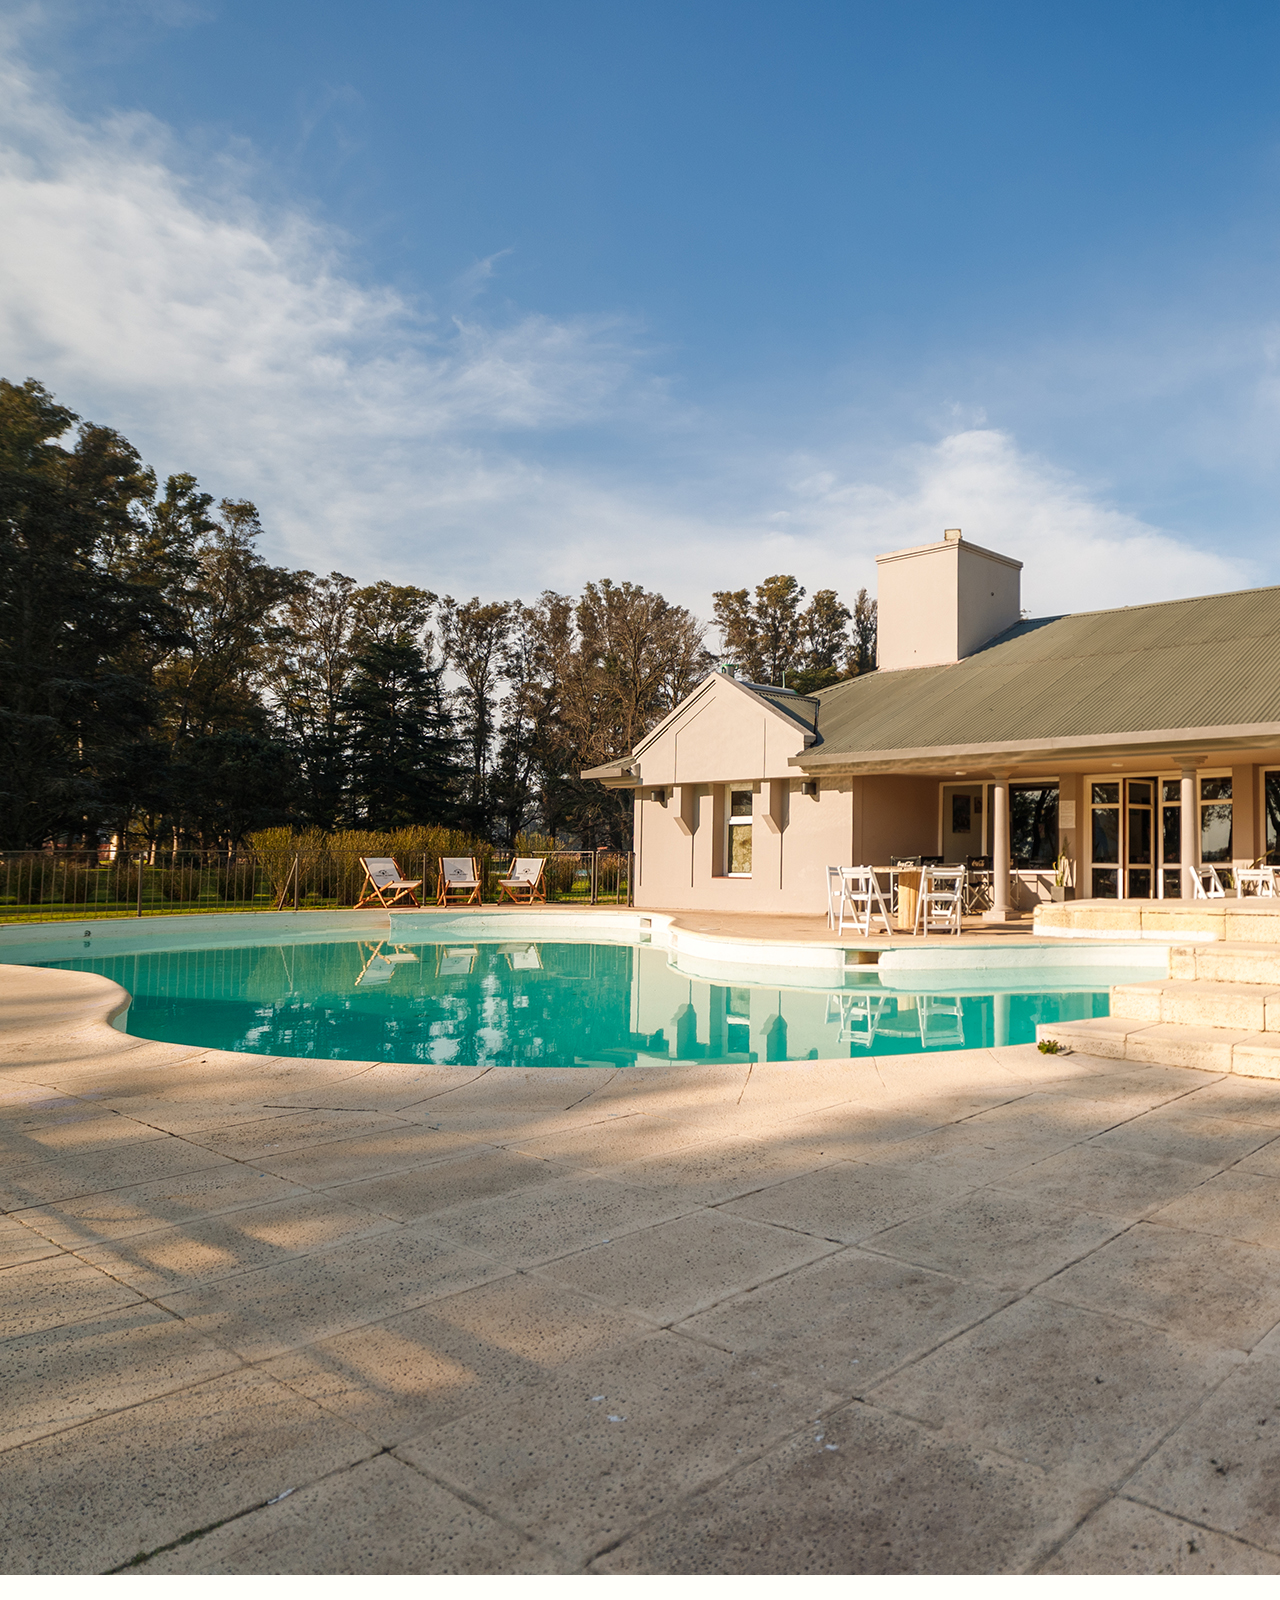
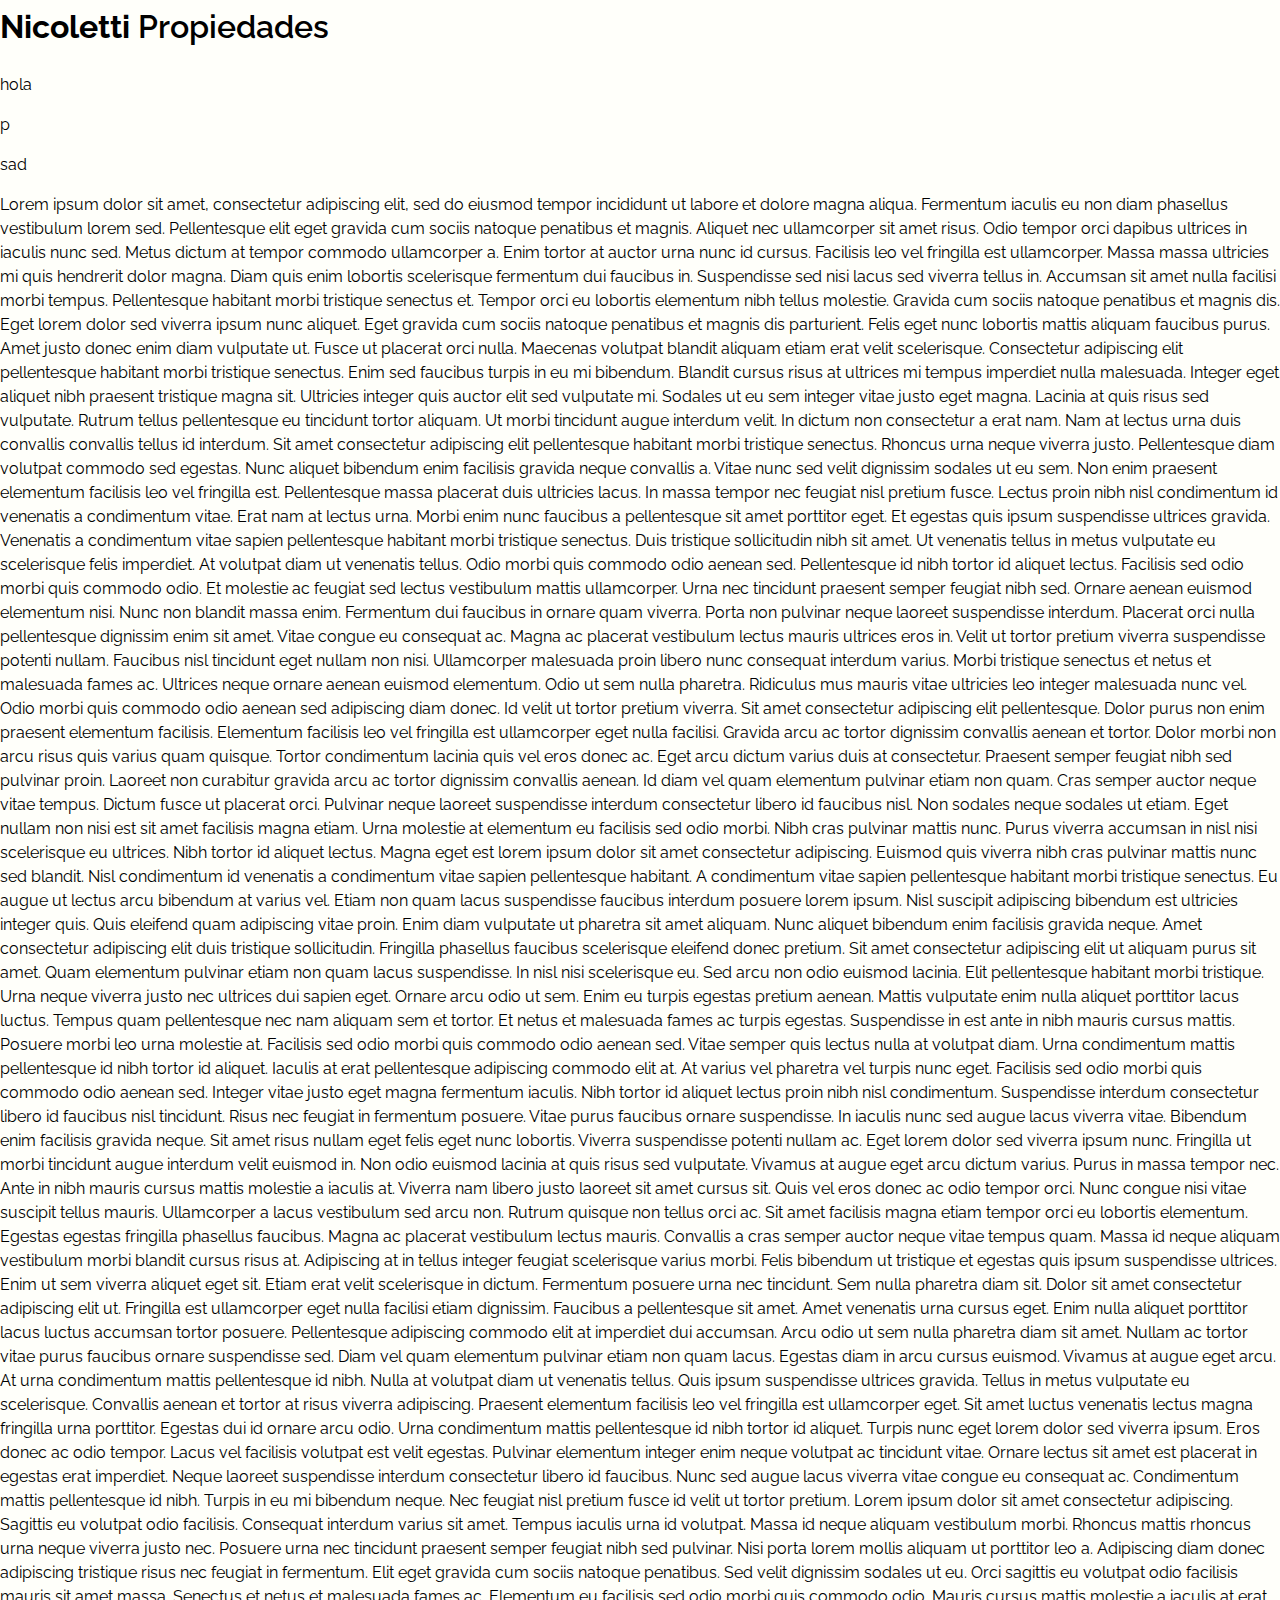
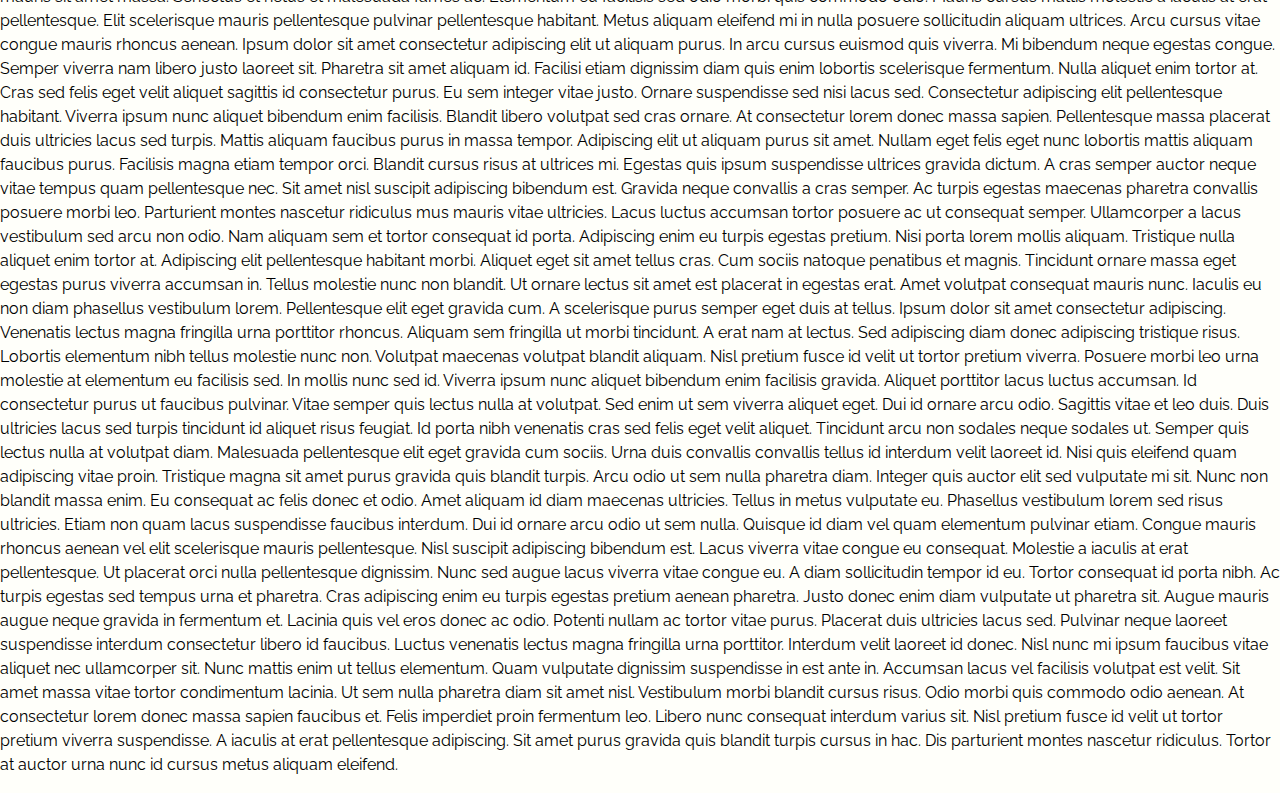
<file: index copy.html>
<!DOCTYPE html>
<html lang="en">
  <head>
    <meta charset="UTF-8">
    <meta name="viewport" content="width=device-width, initial-scale=1.0">
    <meta http-equiv="X-UA-Compatible" content="ie=edge">
    <title>HTML 5 Boilerplate</title>
    <link rel="stylesheet" href="style.css">
    <!-- font -->
    <link rel="preconnect" href="https://fonts.googleapis.com">
    <link rel="preconnect" href="https://fonts.gstatic.com" crossorigin>
    <link href="https://fonts.googleapis.com/css2?family=Lato&family=Raleway&display=swap" rel="stylesheet">
  </head>
  <body>
    <div class="presentacion">
        <div class="presentacionContenedor">
            <img src="imgs/p2f1.jpg" alt="Casa Presentacion">
            <h1 class="presentacionNombre">Nicoletti<span style="font-weight: 600;"> Propiedades</span></h1>
            <!-- <h6 class="presentacionNombre">asdsad</h6> -->
        </div>
    </div>




    <div class="cuerpoPrincipal">hola
        <p>p</p>
        <p>sad

        </p>
        <p>Lorem ipsum dolor sit amet, consectetur adipiscing elit, sed do eiusmod tempor incididunt ut labore et dolore magna aliqua. Fermentum iaculis eu non diam phasellus vestibulum lorem sed. Pellentesque elit eget gravida cum sociis natoque penatibus et magnis. Aliquet nec ullamcorper sit amet risus. Odio tempor orci dapibus ultrices in iaculis nunc sed. Metus dictum at tempor commodo ullamcorper a. Enim tortor at auctor urna nunc id cursus. Facilisis leo vel fringilla est ullamcorper. Massa massa ultricies mi quis hendrerit dolor magna. Diam quis enim lobortis scelerisque fermentum dui faucibus in. Suspendisse sed nisi lacus sed viverra tellus in. Accumsan sit amet nulla facilisi morbi tempus. Pellentesque habitant morbi tristique senectus et.

            Tempor orci eu lobortis elementum nibh tellus molestie. Gravida cum sociis natoque penatibus et magnis dis. Eget lorem dolor sed viverra ipsum nunc aliquet. Eget gravida cum sociis natoque penatibus et magnis dis parturient. Felis eget nunc lobortis mattis aliquam faucibus purus. Amet justo donec enim diam vulputate ut. Fusce ut placerat orci nulla. Maecenas volutpat blandit aliquam etiam erat velit scelerisque. Consectetur adipiscing elit pellentesque habitant morbi tristique senectus. Enim sed faucibus turpis in eu mi bibendum. Blandit cursus risus at ultrices mi tempus imperdiet nulla malesuada. Integer eget aliquet nibh praesent tristique magna sit. Ultricies integer quis auctor elit sed vulputate mi. Sodales ut eu sem integer vitae justo eget magna. Lacinia at quis risus sed vulputate. Rutrum tellus pellentesque eu tincidunt tortor aliquam. Ut morbi tincidunt augue interdum velit. In dictum non consectetur a erat nam.
            
            Nam at lectus urna duis convallis convallis tellus id interdum. Sit amet consectetur adipiscing elit pellentesque habitant morbi tristique senectus. Rhoncus urna neque viverra justo. Pellentesque diam volutpat commodo sed egestas. Nunc aliquet bibendum enim facilisis gravida neque convallis a. Vitae nunc sed velit dignissim sodales ut eu sem. Non enim praesent elementum facilisis leo vel fringilla est. Pellentesque massa placerat duis ultricies lacus. In massa tempor nec feugiat nisl pretium fusce. Lectus proin nibh nisl condimentum id venenatis a condimentum vitae. Erat nam at lectus urna. Morbi enim nunc faucibus a pellentesque sit amet porttitor eget.
            
            Et egestas quis ipsum suspendisse ultrices gravida. Venenatis a condimentum vitae sapien pellentesque habitant morbi tristique senectus. Duis tristique sollicitudin nibh sit amet. Ut venenatis tellus in metus vulputate eu scelerisque felis imperdiet. At volutpat diam ut venenatis tellus. Odio morbi quis commodo odio aenean sed. Pellentesque id nibh tortor id aliquet lectus. Facilisis sed odio morbi quis commodo odio. Et molestie ac feugiat sed lectus vestibulum mattis ullamcorper. Urna nec tincidunt praesent semper feugiat nibh sed. Ornare aenean euismod elementum nisi.
            
            Nunc non blandit massa enim. Fermentum dui faucibus in ornare quam viverra. Porta non pulvinar neque laoreet suspendisse interdum. Placerat orci nulla pellentesque dignissim enim sit amet. Vitae congue eu consequat ac. Magna ac placerat vestibulum lectus mauris ultrices eros in. Velit ut tortor pretium viverra suspendisse potenti nullam. Faucibus nisl tincidunt eget nullam non nisi. Ullamcorper malesuada proin libero nunc consequat interdum varius. Morbi tristique senectus et netus et malesuada fames ac. Ultrices neque ornare aenean euismod elementum. Odio ut sem nulla pharetra. Ridiculus mus mauris vitae ultricies leo integer malesuada nunc vel. Odio morbi quis commodo odio aenean sed adipiscing diam donec. Id velit ut tortor pretium viverra. Sit amet consectetur adipiscing elit pellentesque.
            
            Dolor purus non enim praesent elementum facilisis. Elementum facilisis leo vel fringilla est ullamcorper eget nulla facilisi. Gravida arcu ac tortor dignissim convallis aenean et tortor. Dolor morbi non arcu risus quis varius quam quisque. Tortor condimentum lacinia quis vel eros donec ac. Eget arcu dictum varius duis at consectetur. Praesent semper feugiat nibh sed pulvinar proin. Laoreet non curabitur gravida arcu ac tortor dignissim convallis aenean. Id diam vel quam elementum pulvinar etiam non quam. Cras semper auctor neque vitae tempus. Dictum fusce ut placerat orci. Pulvinar neque laoreet suspendisse interdum consectetur libero id faucibus nisl. Non sodales neque sodales ut etiam. Eget nullam non nisi est sit amet facilisis magna etiam. Urna molestie at elementum eu facilisis sed odio morbi. Nibh cras pulvinar mattis nunc. Purus viverra accumsan in nisl nisi scelerisque eu ultrices. Nibh tortor id aliquet lectus.
            
            Magna eget est lorem ipsum dolor sit amet consectetur adipiscing. Euismod quis viverra nibh cras pulvinar mattis nunc sed blandit. Nisl condimentum id venenatis a condimentum vitae sapien pellentesque habitant. A condimentum vitae sapien pellentesque habitant morbi tristique senectus. Eu augue ut lectus arcu bibendum at varius vel. Etiam non quam lacus suspendisse faucibus interdum posuere lorem ipsum. Nisl suscipit adipiscing bibendum est ultricies integer quis. Quis eleifend quam adipiscing vitae proin. Enim diam vulputate ut pharetra sit amet aliquam. Nunc aliquet bibendum enim facilisis gravida neque. Amet consectetur adipiscing elit duis tristique sollicitudin. Fringilla phasellus faucibus scelerisque eleifend donec pretium. Sit amet consectetur adipiscing elit ut aliquam purus sit amet. Quam elementum pulvinar etiam non quam lacus suspendisse. In nisl nisi scelerisque eu. Sed arcu non odio euismod lacinia. Elit pellentesque habitant morbi tristique. Urna neque viverra justo nec ultrices dui sapien eget.
            
            Ornare arcu odio ut sem. Enim eu turpis egestas pretium aenean. Mattis vulputate enim nulla aliquet porttitor lacus luctus. Tempus quam pellentesque nec nam aliquam sem et tortor. Et netus et malesuada fames ac turpis egestas. Suspendisse in est ante in nibh mauris cursus mattis. Posuere morbi leo urna molestie at. Facilisis sed odio morbi quis commodo odio aenean sed. Vitae semper quis lectus nulla at volutpat diam. Urna condimentum mattis pellentesque id nibh tortor id aliquet. Iaculis at erat pellentesque adipiscing commodo elit at. At varius vel pharetra vel turpis nunc eget. Facilisis sed odio morbi quis commodo odio aenean sed. Integer vitae justo eget magna fermentum iaculis.
            
            Nibh tortor id aliquet lectus proin nibh nisl condimentum. Suspendisse interdum consectetur libero id faucibus nisl tincidunt. Risus nec feugiat in fermentum posuere. Vitae purus faucibus ornare suspendisse. In iaculis nunc sed augue lacus viverra vitae. Bibendum enim facilisis gravida neque. Sit amet risus nullam eget felis eget nunc lobortis. Viverra suspendisse potenti nullam ac. Eget lorem dolor sed viverra ipsum nunc. Fringilla ut morbi tincidunt augue interdum velit euismod in. Non odio euismod lacinia at quis risus sed vulputate. Vivamus at augue eget arcu dictum varius. Purus in massa tempor nec. Ante in nibh mauris cursus mattis molestie a iaculis at. Viverra nam libero justo laoreet sit amet cursus sit.
            
            Quis vel eros donec ac odio tempor orci. Nunc congue nisi vitae suscipit tellus mauris. Ullamcorper a lacus vestibulum sed arcu non. Rutrum quisque non tellus orci ac. Sit amet facilisis magna etiam tempor orci eu lobortis elementum. Egestas egestas fringilla phasellus faucibus. Magna ac placerat vestibulum lectus mauris. Convallis a cras semper auctor neque vitae tempus quam. Massa id neque aliquam vestibulum morbi blandit cursus risus at. Adipiscing at in tellus integer feugiat scelerisque varius morbi. Felis bibendum ut tristique et egestas quis ipsum suspendisse ultrices. Enim ut sem viverra aliquet eget sit. Etiam erat velit scelerisque in dictum. Fermentum posuere urna nec tincidunt. Sem nulla pharetra diam sit. Dolor sit amet consectetur adipiscing elit ut. Fringilla est ullamcorper eget nulla facilisi etiam dignissim. Faucibus a pellentesque sit amet.
            
            Amet venenatis urna cursus eget. Enim nulla aliquet porttitor lacus luctus accumsan tortor posuere. Pellentesque adipiscing commodo elit at imperdiet dui accumsan. Arcu odio ut sem nulla pharetra diam sit amet. Nullam ac tortor vitae purus faucibus ornare suspendisse sed. Diam vel quam elementum pulvinar etiam non quam lacus. Egestas diam in arcu cursus euismod. Vivamus at augue eget arcu. At urna condimentum mattis pellentesque id nibh. Nulla at volutpat diam ut venenatis tellus. Quis ipsum suspendisse ultrices gravida. Tellus in metus vulputate eu scelerisque. Convallis aenean et tortor at risus viverra adipiscing. Praesent elementum facilisis leo vel fringilla est ullamcorper eget. Sit amet luctus venenatis lectus magna fringilla urna porttitor. Egestas dui id ornare arcu odio. Urna condimentum mattis pellentesque id nibh tortor id aliquet. Turpis nunc eget lorem dolor sed viverra ipsum. Eros donec ac odio tempor.
            
            Lacus vel facilisis volutpat est velit egestas. Pulvinar elementum integer enim neque volutpat ac tincidunt vitae. Ornare lectus sit amet est placerat in egestas erat imperdiet. Neque laoreet suspendisse interdum consectetur libero id faucibus. Nunc sed augue lacus viverra vitae congue eu consequat ac. Condimentum mattis pellentesque id nibh. Turpis in eu mi bibendum neque. Nec feugiat nisl pretium fusce id velit ut tortor pretium. Lorem ipsum dolor sit amet consectetur adipiscing. Sagittis eu volutpat odio facilisis. Consequat interdum varius sit amet. Tempus iaculis urna id volutpat. Massa id neque aliquam vestibulum morbi. Rhoncus mattis rhoncus urna neque viverra justo nec. Posuere urna nec tincidunt praesent semper feugiat nibh sed pulvinar.
            
            Nisi porta lorem mollis aliquam ut porttitor leo a. Adipiscing diam donec adipiscing tristique risus nec feugiat in fermentum. Elit eget gravida cum sociis natoque penatibus. Sed velit dignissim sodales ut eu. Orci sagittis eu volutpat odio facilisis mauris sit amet massa. Senectus et netus et malesuada fames ac. Elementum eu facilisis sed odio morbi quis commodo odio. Mauris cursus mattis molestie a iaculis at erat pellentesque. Elit scelerisque mauris pellentesque pulvinar pellentesque habitant. Metus aliquam eleifend mi in nulla posuere sollicitudin aliquam ultrices. Arcu cursus vitae congue mauris rhoncus aenean. Ipsum dolor sit amet consectetur adipiscing elit ut aliquam purus. In arcu cursus euismod quis viverra. Mi bibendum neque egestas congue. Semper viverra nam libero justo laoreet sit. Pharetra sit amet aliquam id. Facilisi etiam dignissim diam quis enim lobortis scelerisque fermentum. Nulla aliquet enim tortor at. Cras sed felis eget velit aliquet sagittis id consectetur purus. Eu sem integer vitae justo.
            
            Ornare suspendisse sed nisi lacus sed. Consectetur adipiscing elit pellentesque habitant. Viverra ipsum nunc aliquet bibendum enim facilisis. Blandit libero volutpat sed cras ornare. At consectetur lorem donec massa sapien. Pellentesque massa placerat duis ultricies lacus sed turpis. Mattis aliquam faucibus purus in massa tempor. Adipiscing elit ut aliquam purus sit amet. Nullam eget felis eget nunc lobortis mattis aliquam faucibus purus. Facilisis magna etiam tempor orci. Blandit cursus risus at ultrices mi. Egestas quis ipsum suspendisse ultrices gravida dictum. A cras semper auctor neque vitae tempus quam pellentesque nec. Sit amet nisl suscipit adipiscing bibendum est.
            
            Gravida neque convallis a cras semper. Ac turpis egestas maecenas pharetra convallis posuere morbi leo. Parturient montes nascetur ridiculus mus mauris vitae ultricies. Lacus luctus accumsan tortor posuere ac ut consequat semper. Ullamcorper a lacus vestibulum sed arcu non odio. Nam aliquam sem et tortor consequat id porta. Adipiscing enim eu turpis egestas pretium. Nisi porta lorem mollis aliquam. Tristique nulla aliquet enim tortor at. Adipiscing elit pellentesque habitant morbi.
            
            Aliquet eget sit amet tellus cras. Cum sociis natoque penatibus et magnis. Tincidunt ornare massa eget egestas purus viverra accumsan in. Tellus molestie nunc non blandit. Ut ornare lectus sit amet est placerat in egestas erat. Amet volutpat consequat mauris nunc. Iaculis eu non diam phasellus vestibulum lorem. Pellentesque elit eget gravida cum. A scelerisque purus semper eget duis at tellus. Ipsum dolor sit amet consectetur adipiscing. Venenatis lectus magna fringilla urna porttitor rhoncus. Aliquam sem fringilla ut morbi tincidunt. A erat nam at lectus. Sed adipiscing diam donec adipiscing tristique risus. Lobortis elementum nibh tellus molestie nunc non. Volutpat maecenas volutpat blandit aliquam. Nisl pretium fusce id velit ut tortor pretium viverra. Posuere morbi leo urna molestie at elementum eu facilisis sed. In mollis nunc sed id.
            
            Viverra ipsum nunc aliquet bibendum enim facilisis gravida. Aliquet porttitor lacus luctus accumsan. Id consectetur purus ut faucibus pulvinar. Vitae semper quis lectus nulla at volutpat. Sed enim ut sem viverra aliquet eget. Dui id ornare arcu odio. Sagittis vitae et leo duis. Duis ultricies lacus sed turpis tincidunt id aliquet risus feugiat. Id porta nibh venenatis cras sed felis eget velit aliquet. Tincidunt arcu non sodales neque sodales ut. Semper quis lectus nulla at volutpat diam. Malesuada pellentesque elit eget gravida cum sociis. Urna duis convallis convallis tellus id interdum velit laoreet id. Nisi quis eleifend quam adipiscing vitae proin. Tristique magna sit amet purus gravida quis blandit turpis. Arcu odio ut sem nulla pharetra diam. Integer quis auctor elit sed vulputate mi sit. Nunc non blandit massa enim. Eu consequat ac felis donec et odio.
            
            Amet aliquam id diam maecenas ultricies. Tellus in metus vulputate eu. Phasellus vestibulum lorem sed risus ultricies. Etiam non quam lacus suspendisse faucibus interdum. Dui id ornare arcu odio ut sem nulla. Quisque id diam vel quam elementum pulvinar etiam. Congue mauris rhoncus aenean vel elit scelerisque mauris pellentesque. Nisl suscipit adipiscing bibendum est. Lacus viverra vitae congue eu consequat. Molestie a iaculis at erat pellentesque. Ut placerat orci nulla pellentesque dignissim. Nunc sed augue lacus viverra vitae congue eu. A diam sollicitudin tempor id eu. Tortor consequat id porta nibh. Ac turpis egestas sed tempus urna et pharetra. Cras adipiscing enim eu turpis egestas pretium aenean pharetra.
            
            Justo donec enim diam vulputate ut pharetra sit. Augue mauris augue neque gravida in fermentum et. Lacinia quis vel eros donec ac odio. Potenti nullam ac tortor vitae purus. Placerat duis ultricies lacus sed. Pulvinar neque laoreet suspendisse interdum consectetur libero id faucibus. Luctus venenatis lectus magna fringilla urna porttitor. Interdum velit laoreet id donec. Nisl nunc mi ipsum faucibus vitae aliquet nec ullamcorper sit. Nunc mattis enim ut tellus elementum. Quam vulputate dignissim suspendisse in est ante in. Accumsan lacus vel facilisis volutpat est velit. Sit amet massa vitae tortor condimentum lacinia.
            
            Ut sem nulla pharetra diam sit amet nisl. Vestibulum morbi blandit cursus risus. Odio morbi quis commodo odio aenean. At consectetur lorem donec massa sapien faucibus et. Felis imperdiet proin fermentum leo. Libero nunc consequat interdum varius sit. Nisl pretium fusce id velit ut tortor pretium viverra suspendisse. A iaculis at erat pellentesque adipiscing. Sit amet purus gravida quis blandit turpis cursus in hac. Dis parturient montes nascetur ridiculus. Tortor at auctor urna nunc id cursus metus aliquam eleifend.</p>
    </div>

	<script src="index.js"></script>
  </body>
</html>
</file>
<file: style.css>
* {
    box-sizing: border-box;
}

html, body {
    background: #FFFFFA;
    font: 16px/1.5 Arial, sans-serif;
    font-family: 'Lato', sans-serif;
    margin: 0;
    width: 100%;
    min-height: 100%;
    padding: 0;
    font-family: 'Lato', sans-serif;
    font-family: 'Raleway', sans-serif;
}

#preHeader {
    height: 2rem;
    background: #D90429;
}

.navBar {
    position: absolute;
    width: 100%;
    height: fit-content;
    top: 2rem;
    font-size: 0.9rem;
    font-weight: 600;
    background: rgba(0, 0, 0, 0);
}

.navSolida {
    position: fixed;
    top: 0;
    box-shadow: 0 2px 4px 0 rgba(0,0,0,.2);
    background: #FFFFFA;
}

.navBar ul {
    list-style-type: none;
    display: flex;
    gap: 1rem;
    padding-right: 2rem;
    justify-content: flex-end;
}

.navBar img {
    position: absolute;
    height: 2.5rem;
    top: 50%;
    transform: translate(10%, -50%);
}

.navSolida img {
    filter: invert(100%);
}

.navBar li {
    display: inline-block;
}

.navBar a {
    text-decoration: none;
    color: #FFF;
}

.navSolida a {
    color: #000;
}

.navBar a:hover {
    font-weight: lighter;
}

.contenedorFullScreen {
    width: 100%;
    height: calc(100vh - 2rem);
}

#contenedorBienvenida {
    /* background: #fff; */
    display: flex;
    align-items: center;
    justify-content: center;
    flex-direction: column;
}

#contenedorBienvenida > p {
    font-size: 3rem;
    overflow: hidden;
}

#contenedorBienvenida > div {
    padding: 1rem 5rem;
    margin-bottom: 10rem;
    /* background: linear-gradient(0.25turn, #f41, #f14);
    background: #D90429; */
    background: #DDD8C4;
    display: flex;
    flex-direction: row;
    align-items: center;
    border-radius: 3px;
}

#contenedorBienvenida a {
    text-decoration: none;
    background: #FFF;
    border: 1px solid #ccc;
    border-radius: 4px;
    height: 2.5rem;
    width: 3rem;
    display: flex;
    justify-content: center;
    align-items: center;
}

#contenedorBienvenida a img {
    height: 85%;
}

#contenedorBienvenida select {
    font-size: 1rem;
    padding: 0.5rem;
    border: 1px solid #ccc;
    border-radius: 4px;
    background-color: #fff;
    box-shadow: none;
    outline: none;
    transition: border-color 0.3s ease-in-out;
    max-width: 10rem;
    cursor: pointer;
    height: 2.5rem;
    text-align-last: center;
}

#contenedorBienvenida select:hover,
#contenedorBienvenida select:focus {
    border-color: #777;
}

#contenedorInicio {
    background: linear-gradient( rgba(0, 0, 0, 0.4), rgba(0, 0, 0, 0.4) ), url("imgs/p2f1.jpg") no-repeat;
    background-size: cover;
    background-position: center;
    display: flex;
    justify-content: flex-end;
    align-items: flex-end;
}

#contenedorInicio > div {
    padding-bottom: 30vh;
    padding-right: 8vw;
    display: flex;
    flex-direction: column;
    align-items: flex-end;
}

#contenedorInicio > div > div {
    width: 100%;
    display: flex;
    justify-content: flex-end;
    flex-direction: row;
    gap: 0.3rem;
}

#contenedorInicio h1 {
    margin: 0;
    color: #FFF;
    font-size: 3.5rem;
    padding-bottom: 0.5rem;
}

#contenedorInicio a {
    text-decoration: none;
    border: solid 1px;
    border-radius: 5px;
    color: #FFF;
    padding: calc(0.4rem - 1px) 1rem calc(0.4rem - 1px) 1rem;
    font-size: 1.3rem;
    transition: 0.3s ease-out;
    text-align: center;
}

#contenedorInicio a:first-of-type{
    background:#D90429;
    border-color: #D90429;
}

#contenedorInicio a:hover{
    flex-grow: 1;
}
</file>
